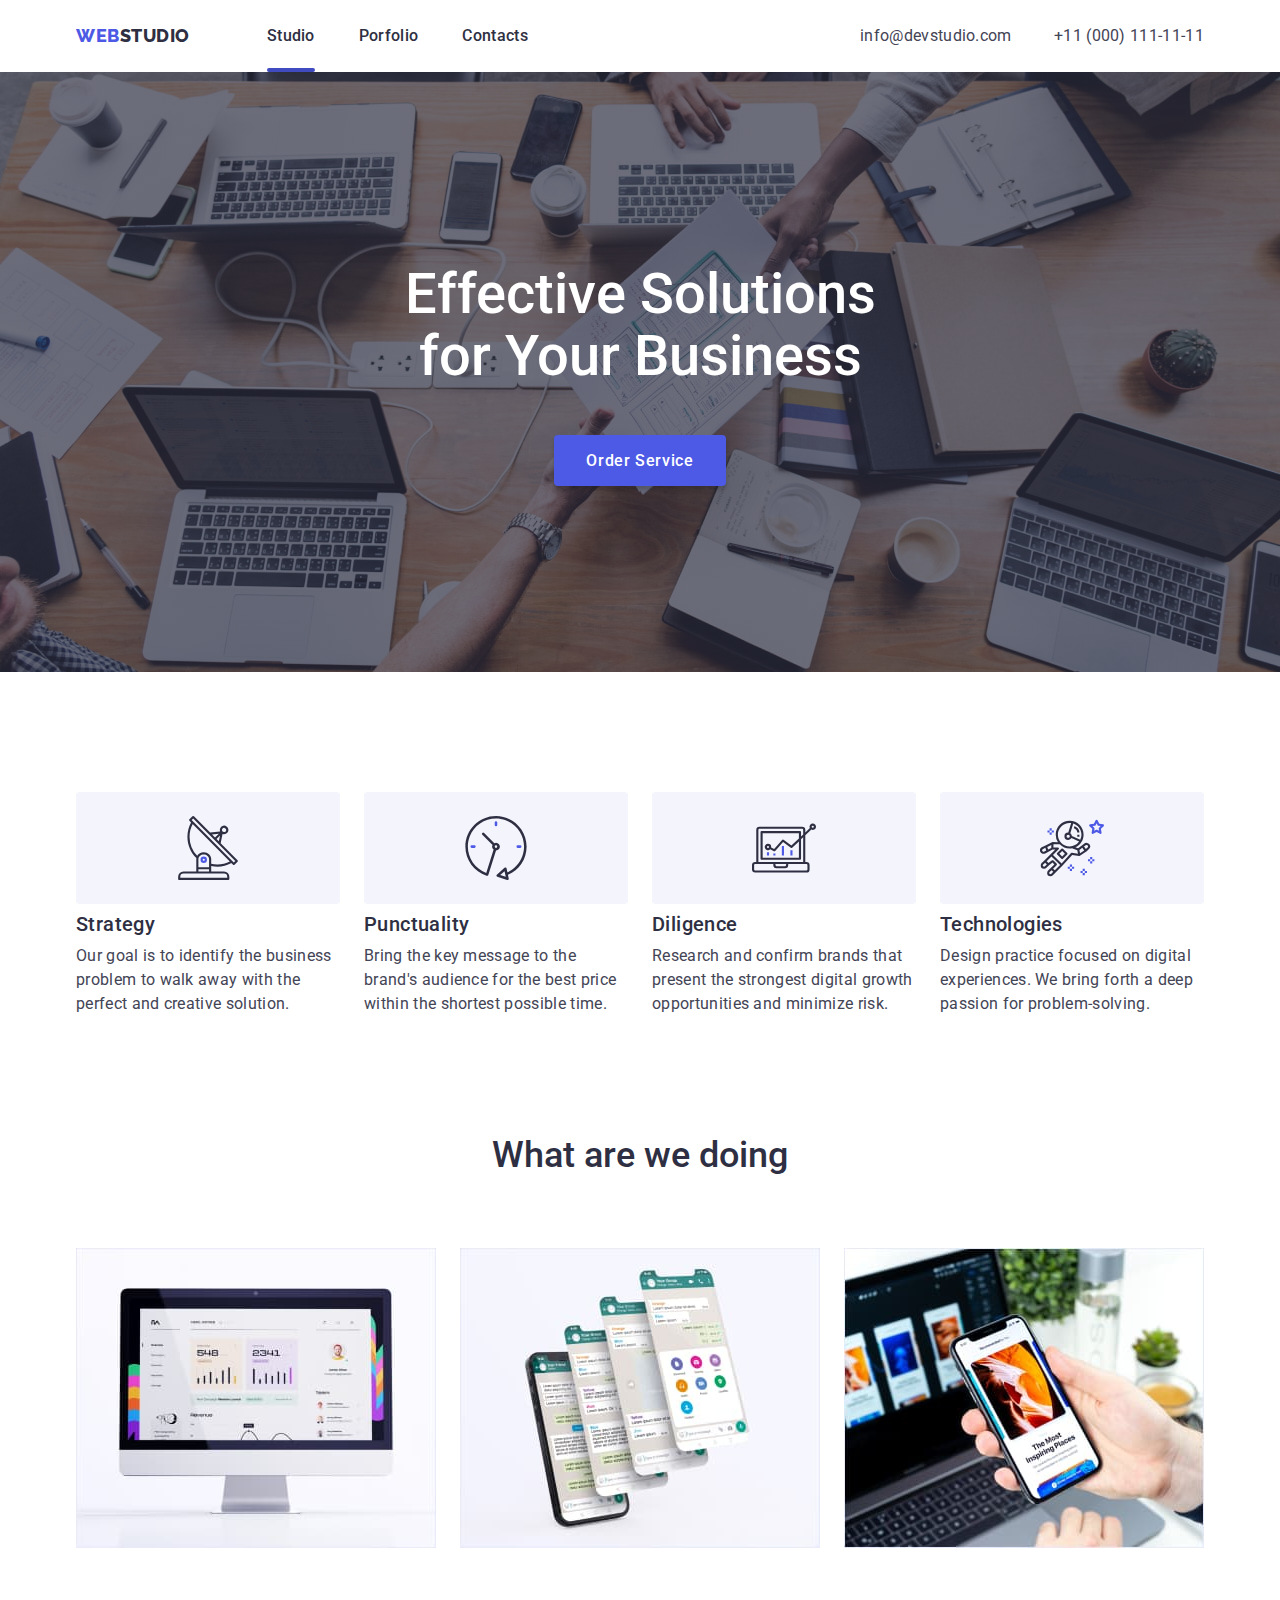
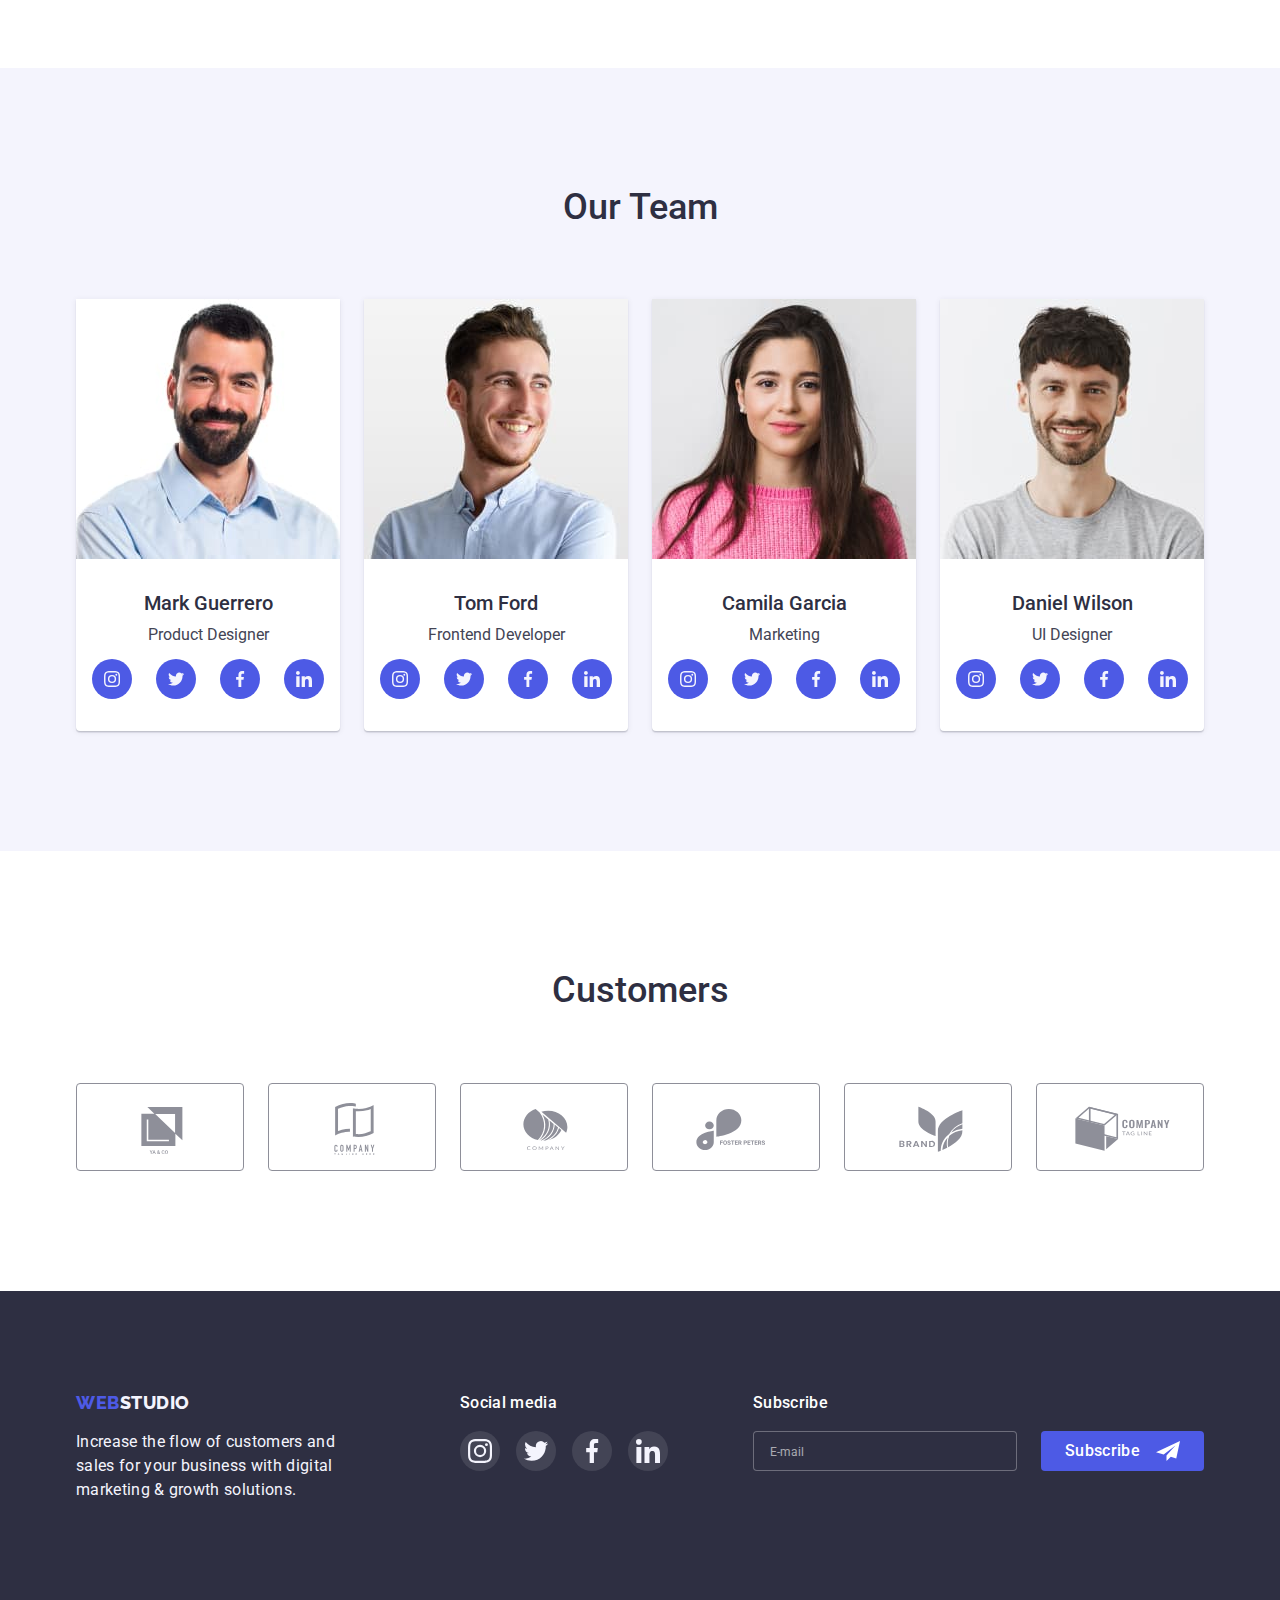
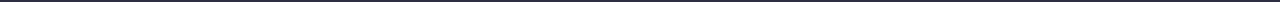
<file: index.html>
<!DOCTYPE html>
<html lang="en">
<head>
    <meta charset="UTF-8">
    <meta http-equiv="X-UA-Compatible" content="IE=edge">
    <meta name="viewport" content="width=device-width, initial-scale=1.0">
    <title>WebStudio</title>
    <link rel="preconnect" href="https://fonts.googleapis.com">
    <link rel="preconnect" href="https://fonts.gstatic.com" crossorigin>
    <link href="https://fonts.googleapis.com/css2?family=Raleway:wght@800&family=Roboto:wght@400;500&display=swap" rel="stylesheet">
    <link rel="stylesheet" href="https://cdnjs.cloudflare.com/ajax/libs/modern-normalize/1.1.0/modern-normalize.min.css">
    <link rel="stylesheet" href="./css/style.css">
</head>
<body>
    <header>
        <!-- Top line -->
        <div class="container top-line">
            <nav class="nav">
                <a href="./index.html" class="logo"><span class="logo-web">WEB</span><span class="logo-studio">STUDIO</span></a>
                    <!-- Menu nav -->
                <ul class="nav-links">
                    <li><a href="./index.html" class="nav-link current-page">Studio</a></li>
                    <li><a href="./porfolio.html" class="nav-link">Porfolio</a></li>
                    <li><a href="" class="nav-link">Contacts</a></li>
                </ul>
            </nav>
                <!-- Contacts -->
            <ul class="contacts">
                <li><a href="mailto:info@devstudio.com" class="contact">info@devstudio.com</a></li>
                <li><a href="tel:+110001111111" class="contact">+11 (000) 111-11-11</a></li>
            </ul>
        </div>
                <!-- Header -->
        <section class="background-header">
                <div class="container header">
                    <h1 class="header-title">
                        Effective Solutions for Your Business
                    </h1>
                    <button type="button" class="button" data-modal-open>Order Service</button>
                </div>
        </section>
    </header>
    <main>
        <!-- Section1 -->
        <section class="direction">
            <div class="container">
                <h2 class="hidden-title">Direction</h2>
                <ul class="direction-list">
                    <li>
                        <div class="bg-icon-direction">
                            <svg class="icon-direction">
                                <use href="./images/icons.svg#icon-antenna"></use>
                            </svg>
                        </div>
                        <h3 class="direction-list-title">Strategy</h3>
                        <p class="direction-text">
                            Our goal is to identify the business problem to walk away with the perfect and creative solution.
                        </p>
                    </li>
                    <li>
                        <div class="bg-icon-direction">
                            <svg class="icon-direction">
                                <use href="./images/icons.svg#icon-clock"></use>
                            </svg>
                        </div>
                        <h3 class="direction-list-title">Punctuality</h3>
                        <p class="direction-text">
                            Bring the key message to the brand's audience for the best price within the shortest possible time.
                        </p>
                    </li>
                    <li>
                        <div class="bg-icon-direction">
                            <svg class="icon-direction">
                                <use href="./images/icons.svg#icon-diagram"></use>
                            </svg>
                        </div>
                        <h3 class="direction-list-title">Diligence</h3>
                        <p class="direction-text">
                            Research and confirm brands that present the strongest digital growth opportunities and minimize risk.
                        </p>
                    </li>
                    <li>
                        <div class="bg-icon-direction">
                            <svg class="icon-direction">
                                <use href="./images/icons.svg#icon-astronaut"></use>
                            </svg>
                        </div>
                        <h3 class="direction-list-title">Technologies</h3>
                        <p class="direction-text">
                            Design practice focused on digital experiences. We bring forth a deep passion for problem-solving.
                        </p>
                    </li>
                </ul>
            </div>
        </section>
        <!-- Section2 -->
        <section>
            <div class="container skills">
                <h2 class="section-title">What are we doing</h2>
                <ul class="skills-img">
                    <li class="skill-img">
                        <img src="./images/img1.jpg" alt="statistics" width="360" height="300">
                    </li>
                    <li class="skill-img">
                        <img src="./images/img2.jpg" alt="support" width="360" height="300">
                    </li>
                    <li class="skill-img">
                        <img src="./images/img3.jpg" alt="adaptivity" width="360" height="300">
                    </li>
                </ul>
            </div>
        </section>
        <!-- Section3 -->
        <section class="cards-team">
            <div class="container">
                <h2 class="section-title">Our Team</h2>
                <ul class="card-list">
                    <li class="card">
                        <img src="./images/photo1.jpg" alt="Mark Guerrero" width="264" height="260">
                        <div class="card-content">
                            <h3 class="card-title">Mark Guerrero</h3>
                            <p class="card-text">Product Designer</p>
                            <ul class="card-links">
                                <li  class="card-link">
                                    <a href="">
                                        <svg class="icon-card">
                                            <use href="./images/icons.svg#icon-instagram"></use>
                                        </svg>
                                    </a>
                                </li>
                                <li class="card-link">
                                    <a href="">
                                        <svg class="icon-card">
                                            <use href="./images/icons.svg#icon-tviter"></use>
                                        </svg>
                                    </a>
                                </li>
                                <li class="card-link">
                                    <a href="">
                                        <svg class="icon-card">
                                            <use href="./images/icons.svg#icon-facebook"></use>
                                        </svg>
                                    </a>
                                </li>
                                <li class="card-link">
                                    <a href="">
                                        <svg class="icon-card">
                                            <use href="./images/icons.svg#icon-linkedin"></use>
                                        </svg>
                                    </a>
                                </li>
                            </ul>
                        </div>
                    </li>
                    <li class="card">
                        <img src="./images/photo2.jpg" alt="Tom Ford" width="264" height="260">
                        <div class="card-content">
                            <h3 class="card-title">Tom Ford</h3>
                            <p class="card-text">Frontend Developer</p>
                            <ul class="card-links">
                                <li  class="card-link">
                                    <a href="">
                                        <svg class="icon-card">
                                            <use href="./images/icons.svg#icon-instagram"></use>
                                        </svg>
                                    </a>
                                </li>
                                <li class="card-link">
                                    <a href="">
                                        <svg class="icon-card">
                                            <use href="./images/icons.svg#icon-tviter"></use>
                                        </svg>
                                    </a>
                                </li>
                                <li class="card-link">
                                    <a href="">
                                        <svg class="icon-card">
                                            <use href="./images/icons.svg#icon-facebook"></use>
                                        </svg>
                                    </a>
                                </li>
                                <li class="card-link">
                                    <a href="">
                                        <svg class="icon-card">
                                            <use href="./images/icons.svg#icon-linkedin"></use>
                                        </svg>
                                    </a>
                                </li>
                            </ul>
                        </div>
                    </li>
                    <li class="card">
                        <img src="./images/photo3.jpg" alt="Camila Garcia" width="264" height="260">
                        <div class="card-content">
                            <h3 class="card-title">Camila Garcia</h3>
                            <p class="card-text">Marketing</p>
                            <ul class="card-links">
                                <li  class="card-link">
                                    <a href="">
                                        <svg class="icon-card">
                                            <use href="./images/icons.svg#icon-instagram"></use>
                                        </svg>
                                    </a>
                                </li>
                                <li class="card-link">
                                    <a href="">
                                        <svg class="icon-card">
                                            <use href="./images/icons.svg#icon-tviter"></use>
                                        </svg>
                                    </a>
                                </li>
                                <li class="card-link">
                                    <a href="">
                                        <svg class="icon-card">
                                            <use href="./images/icons.svg#icon-facebook"></use>
                                        </svg>
                                    </a>
                                </li>
                                <li class="card-link">
                                    <a href="">
                                        <svg class="icon-card">
                                            <use href="./images/icons.svg#icon-linkedin"></use>
                                        </svg>
                                    </a>
                                </li>
                            </ul>
                        </div>
                    </li>
                    <li class="card">
                        <img src="./images/photo4.jpg" alt="Daniel Wilson" width="264" height="260">
                        <div class="card-content">
                            <h3 class="card-title">Daniel Wilson</h3>
                            <p class="card-text">UI Designer</p>
                            <ul class="card-links">
                                <li  class="card-link">
                                    <a href="">
                                        <svg class="icon-card">
                                            <use href="./images/icons.svg#icon-instagram"></use>
                                        </svg>
                                    </a>
                                </li>
                                <li class="card-link">
                                    <a href="">
                                        <svg class="icon-card">
                                            <use href="./images/icons.svg#icon-tviter"></use>
                                        </svg>
                                    </a>
                                </li>
                                <li class="card-link">
                                    <a href="">
                                        <svg class="icon-card">
                                            <use href="./images/icons.svg#icon-facebook"></use>
                                        </svg>
                                    </a>
                                </li>
                                <li class="card-link">
                                    <a href="">
                                        <svg class="icon-card">
                                            <use href="./images/icons.svg#icon-linkedin"></use>
                                        </svg>
                                    </a>
                                </li>
                            </ul>
                        </div>
                    </li>
                </ul>
            </div>
        </section>
        <!-- Section Customers -->
        <section class="container">
            <h2 class="section-title">Customers</h2>
            <ul class="customers">
                <li class="link-customers">
                    <a href="">
                        <svg class="icon-customers">
                            <use href="./images/icons.svg#icon-yaco"></use>
                        </svg>
                    </a>
                </li>
                <li class="link-customers">
                    <a href="">
                        <svg class="icon-customers">
                            <use href="./images/icons.svg#icon-tagline"></use>
                        </svg>
                    </a>
                </li>
                <li class="link-customers">
                    <a href="">
                        <svg class="icon-customers">
                            <use href="./images/icons.svg#icon-company"></use>
                        </svg>
                    </a>
                </li>
                <li class="link-customers">
                    <a href="">
                        <svg class="icon-customers">
                            <use href="./images/icons.svg#icon-forester"></use>
                        </svg>
                    </a>
                </li>
                <li class="link-customers">
                    <a href="">
                        <svg class="icon-customers">
                            <use href="./images/icons.svg#icon-brand"></use>
                        </svg>
                    </a>
                </li>
                <li class="link-customers">
                    <a href="">
                        <svg class="icon-customers">
                            <use href="./images/icons.svg#icon-company-tagline"></use>
                        </svg>
                    </a>
                </li>
            </ul>
        </section>
    </main>
    <footer>
        <div class="container footer">
            <div>
                <a href="./index.html"><span class="logo-web">WEB</span><span class="logo-studio-footer">STUDIO</span></a>
                <p class="footer-text">
                    Increase the flow of customers and sales for your business with digital marketing & growth solutions.
                </p>
            </div>
            <!-- Social media -->
            <div class="box-social">
                <h3 class="title-social">
                    Social media
                </h3>
                <ul class="social-links">
                    <li class="social-link">
                        <a href="">
                            <svg class="icon-social">
                                <use href="./images/icons.svg#icon-instagram"></use>
                            </svg>
                        </a>
                    </li>
                    <li class="social-link">
                        <a href="">
                            <svg class="icon-social">
                                <use href="./images/icons.svg#icon-tviter"></use>
                            </svg>
                        </a>
                    </li>
                    <li class="social-link">
                        <a href="">
                            <svg class="icon-social">
                                <use href="./images/icons.svg#icon-facebook"></use>
                            </svg>
                        </a>
                    </li>
                    <li class="social-link">
                        <a href="">
                            <svg class="icon-social">
                                <use href="./images/icons.svg#icon-linkedin"></use>
                            </svg>
                        </a>
                    </li>
                </ul>
            </div>
            <!-- Subscribe -->
            <form name="subscribe" class="form-subscribe">
                <label for="subscribe">
                    <h3 class="title-subscribe">Subscribe</h3>
                </label>
                <div class="input-buttom">
                    <input type="email" name="email" id="subscribe" class="mail-input" placeholder="E-mail" required>
                    <button type="submit" class="button-subscribe">
                        Subscribe
                        <svg class="icon-subscribe">
                            <use href="./images/icons.svg#icon-subscrbe"></use>
                        </svg>
                    </button>
                </div>
            </form>
        </div>       
    </footer>
    <!-- Modal page -->
    <div class="modal-bg is-hidden" data-modal>
        <div class="modal-page">
            <button class="button-close" data-modal-close>
                <svg class="button-ico">
                    <use href="./images/icons.svg#icon-close"></use>
                </svg>
            </button>
            <form name="order-service" class="form-modal">
                <p class="title-modal">Leave your contacts and we will call you back</p>
                <label class="form-field">
                    <span class="title-form">
                        Name
                    </span>
                    <input type="text" name="name" class="form-input" required>
                    <svg class="input-ico user-ico">
                        <use href="./images/icons.svg#icon-user"></use>
                    </svg>
                </label>
                <label class="form-field">
                    <span class="title-form">
                        Phone
                    </span>
                    <input type="tel" name="phone" class="form-input" required>
                    <svg class="input-ico phone-ico">
                        <use href="./images/icons.svg#icon-phone"></use>
                    </svg>
                </label>
                <label class="form-field">
                    <span class="title-form">
                        Email
                    </span>
                    <input type="email" name="email" class="form-input" required>
                    <svg class="input-ico email-ico">
                        <use href="./images/icons.svg#icon-email"></use>
                    </svg>
                </label>
                <label class="form-field">
                    <span class="title-form">
                        Comment
                    </span>
                    <textarea name="comment" id="user-comment" rows="4" placeholder="Text input" class="form-textarea"></textarea>
                </label>                
                <label class="privacy">
                    <input type="checkbox" name="privacy-policy" value="privacy-policy" class="privacy-policy-checkbox"
                        required>
                    <span class="privacy-policy">
                        <svg class="icon-check">
                            <use href="./images/icons.svg#icon-check"></use>
                        </svg>
                    </span>
                    <span class="privacy-policy-text">
                        I accept the terms and conditions of the
                        <a href="" class="link-privacy-policy">
                                Privacy Policy
                        </a>
                    </span>
                </label>
               <button type="submit" class="button-send">Send</button>               
            </form>
        </div>
    </div>
    <script src="./js/modal.js"></script>
</body>
</html>
</file>
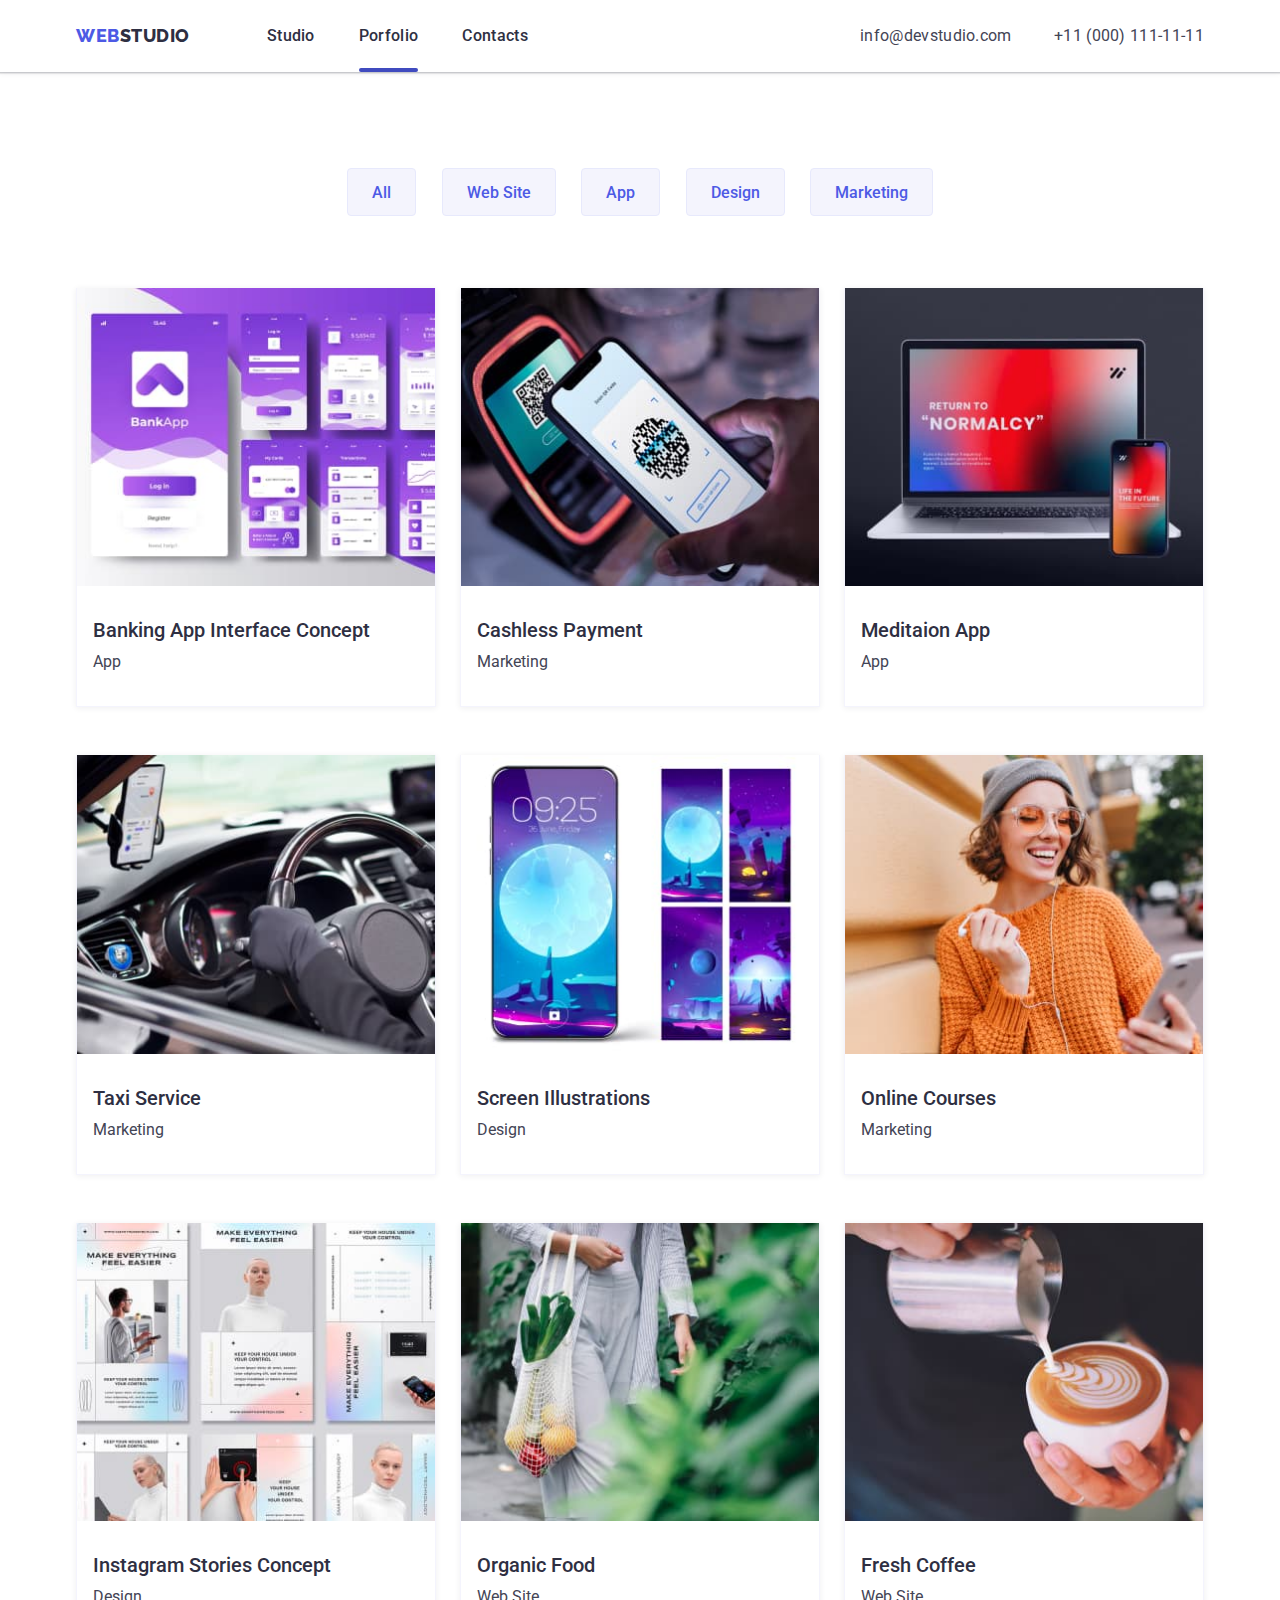
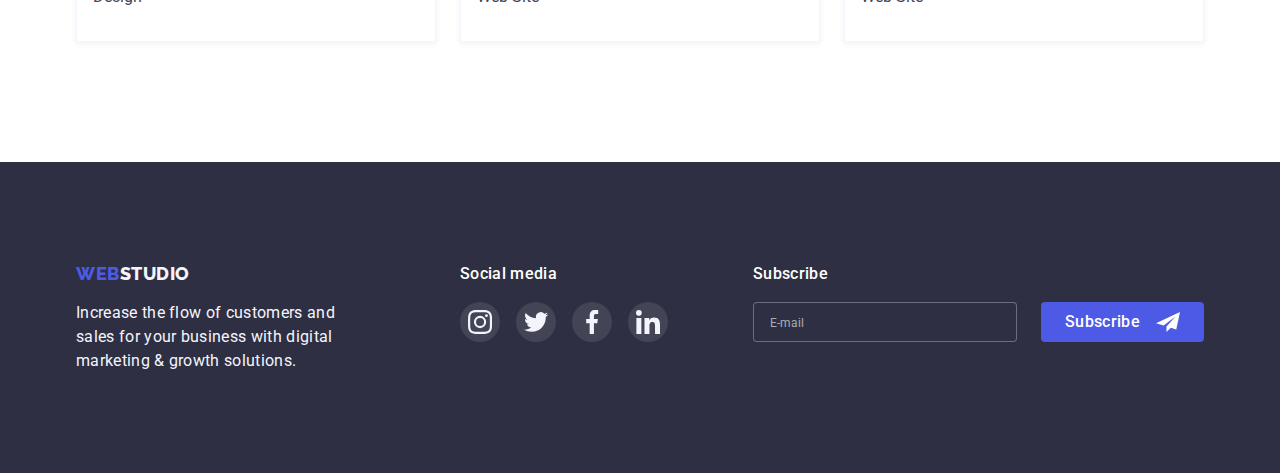
<file: porfolio.html>
<!DOCTYPE html>
<html lang="en">
<head>
    <meta charset="UTF-8">
    <meta http-equiv="X-UA-Compatible" content="IE=edge">
    <meta name="viewport" content="width=device-width, initial-scale=1.0">
    <title>WebStudio</title>
    <link rel="preconnect" href="https://fonts.googleapis.com">
    <link rel="preconnect" href="https://fonts.gstatic.com" crossorigin>
    <link href="https://fonts.googleapis.com/css2?family=Raleway:wght@800&family=Roboto:wght@400;500&display=swap"
        rel="stylesheet">
    <link rel="stylesheet" href="https://cdnjs.cloudflare.com/ajax/libs/modern-normalize/1.1.0/modern-normalize.min.css">
    <link rel="stylesheet" href="./css/style.css">
</head>
<body>
    <header class="top-line-bg">
        <!-- Top line -->
        <div class="main-header">
            <div class="container top-line">
                <nav class="nav">
                    <a href="./index.html" class="logo"><span class="logo-web">WEB</span><span class="logo-studio">STUDIO</span></a>
                    <!-- Menu nav -->
                    <ul class="nav-links">
                        <li><a href="./index.html" class="nav-link">Studio</a></li>
                        <li><a href="./porfolio.html" class="nav-link current-page">Porfolio</a></li>
                        <li><a href="" class="nav-link">Contacts</a></li>
                    </ul>
                </nav>
                <!-- Contacts -->
                <ul class="contacts">
                    <li><a href="mailto:info@devstudio.com" class="contact">info@devstudio.com</a></li>
                    <li><a href="tel:+110001111111" class="contact">+11 (000) 111-11-11</a></li>
                </ul>
            </div>
        </div>
    </header>
    <main>
        <h1 class="hidden-title">Our projects</h1>
    <!-- Filters -->
        <div class="container filter">
            <ul class="filter-buttons">
                <li>
                    <button type="button" class="filter-button">All</button>
                </li>
                <li>
                    <button type="button" class="filter-button">Web Site</button>
                </li>
                <li>
                    <button type="button" class="filter-button">App</button>
                </li>
                <li>
                    <button type="button" class="filter-button">Design</button>
                </li>
                <li>
                    <button type="button" class="filter-button">Marketing</button>
                </li>
            </ul>
        </div>
        <!-- Project cards -->
        <div class="container project-cards">
            <ul class="project-cards-list">
                <li class="project-card">
                    <a href="">
                        <div class="project-tumb">
                            <img src="./images/banking-app-interface-concept.jpg" alt="Banking App Interface Concept" width="360">
                            <p class="card-hidden-text">14 Stylish and User-Friendly App Design Concepts · Task Manager App · Calorie
                                Tracker App · Exotic Fruit Ecommerce App ·
                                Cloud Storage App</p>
                        </div>
                        <div class="card-content">
                            <h2 class="card-title">Banking App Interface Concept</h2>
                            <p class="card-text">App</p>
                        </div>
                    </a>
                </li>
                <li class="project-card">
                    <a href="">
                        <div class="project-tumb">
                            <img src="./images/cashless-payment.jpg" alt="Cashless Payment" width="360">
                            <p class="card-hidden-text">14 Stylish and User-Friendly App Design Concepts · Task Manager App · Calorie
                                Tracker App · Exotic Fruit Ecommerce App ·
                                Cloud Storage App</p>
                        </div>
                        <div class="card-content">
                            <h2 class="card-title">Cashless Payment</h2>
                            <p class="card-text">Marketing</p>
                        </div>
                    </a>
                </li>
                <li class="project-card">
                    <a href="">
                        <div class="project-tumb">
                            <img src="./images/meditaion-app.jpg" alt="Meditaion App" width="360">
                            <p class="card-hidden-text">14 Stylish and User-Friendly App Design Concepts · Task Manager App · Calorie
                                Tracker App · Exotic Fruit Ecommerce App ·
                                Cloud Storage App</p>
                        </div>
                        <div class="card-content">
                            <h2 class="card-title">Meditaion App</h2>
                            <p class="card-text">App</p>                            
                        </div>
                    </a>
                </li>
                <li class="project-card">
                    <a href="">
                        <div class="project-tumb">
                            <img src="./images/taxi-service.jpg" alt="Taxi Service" width="360">
                            <p class="card-hidden-text">14 Stylish and User-Friendly App Design Concepts · Task Manager App · Calorie
                                Tracker App · Exotic Fruit Ecommerce App ·
                                Cloud Storage App</p>
                        </div>
                        <div class="card-content">
                            <h2 class="card-title">Taxi Service</h2>
                            <p class="card-text">Marketing</p>                            
                        </div>
                    </a>
                </li>
                <li class="project-card">
                    <a href="">
                        <div class="project-tumb">
                            <img src="./images/screen-illustrations.jpg" alt="Screen Illustrations" width="360">
                            <p class="card-hidden-text">14 Stylish and User-Friendly App Design Concepts · Task Manager App · Calorie
                                Tracker App · Exotic Fruit Ecommerce App ·
                                Cloud Storage App</p>
                        </div>
                        <div class="card-content">
                            <h2 class="card-title">Screen Illustrations</h2>
                            <p class="card-text">Design</p>                            
                        </div>
                    </a>
                </li>
                <li class="project-card">
                    <a href="">
                        <div class="project-tumb">
                            <img src="./images/online-courses.jpg" alt="Online Courses" width="360">
                            <p class="card-hidden-text">14 Stylish and User-Friendly App Design Concepts · Task Manager App · Calorie
                                Tracker App · Exotic Fruit Ecommerce App ·
                                Cloud Storage App</p>
                        </div>
                        <div class="card-content">
                            <h2 class="card-title">Online Courses</h2>
                            <p class="card-text">Marketing</p>                            
                        </div>
                    </a>
                </li>
                <li class="project-card">
                    <a href="">
                        <div class="project-tumb">
                            <img src="./images/instagram-stories-concept.jpg" alt="Instagram Stories Concept" width="360">
                            <p class="card-hidden-text">14 Stylish and User-Friendly App Design Concepts · Task Manager App · Calorie
                                Tracker App · Exotic Fruit Ecommerce App ·
                                Cloud Storage App</p>
                        </div>
                        <div class="card-content">
                            <h2 class="card-title">Instagram Stories Concept</h2>
                            <p class="card-text">Design</p>                            
                        </div>
                    </a>
                </li>
                <li class="project-card">
                    <a href="">
                        <div class="project-tumb">
                            <img src="./images/organic-food.jpg" alt="Organic Food" width="360">
                            <p class="card-hidden-text">14 Stylish and User-Friendly App Design Concepts · Task Manager App · Calorie
                                Tracker App · Exotic Fruit Ecommerce App ·
                                Cloud Storage App</p>
                        </div>
                            <div class="card-content">
                            <h2 class="card-title">Organic Food</h2>
                            <p class="card-text">Web Site</p>
                        </div>
                    </a>
                </li>
                <li class="project-card">
                    <a href="">
                        <div class="project-tumb">
                            <img src="./images/fresh-coffee.jpg" alt="Fresh Coffee" width="360">
                            <p class="card-hidden-text">14 Stylish and User-Friendly App Design Concepts · Task Manager App · Calorie
                                Tracker App · Exotic Fruit Ecommerce App ·
                                Cloud Storage App</p>
                        </div>
                        <div class="card-content">
                            <h2 class="card-title">Fresh Coffee</h2>
                            <p class="card-text">Web Site</p>
                        </div>
                    </a>
                </li>
            </ul>
        </div>
    </main>
    <footer>
        <div class="container footer">
            <div>
                <a href="./index.html"><span class="logo-web">WEB</span><span class="logo-studio-footer">STUDIO</span></a>
                <p class="footer-text">
                    Increase the flow of customers and sales for your business with digital marketing & growth solutions.
                </p>
            </div>
            <!-- Social media -->
            <div class="box-social">
                <h3 class="title-social">
                    Social media
                </h3>
                <ul class="social-links">
                    <li class="social-link">
                        <a href="">
                            <svg class="icon-social">
                                <use href="./images/icons.svg#icon-instagram"></use>
                            </svg>
                        </a>
                    </li>
                    <li class="social-link">
                        <a href="">
                            <svg class="icon-social">
                                <use href="./images/icons.svg#icon-tviter"></use>
                            </svg>
                        </a>
                    </li>
                    <li class="social-link">
                        <a href="">
                            <svg class="icon-social">
                                <use href="./images/icons.svg#icon-facebook"></use>
                            </svg>
                        </a>
                    </li>
                    <li class="social-link">
                        <a href="">
                            <svg class="icon-social">
                                <use href="./images/icons.svg#icon-linkedin"></use>
                            </svg>
                        </a>
                    </li>
                </ul>
            </div>
            <!-- Subscribe -->
            <form name="subscribe" class="form-subscribe">
                <label for="subscribe">
                    <h3 class="title-subscribe">Subscribe</h3>
                </label>
                <div class="input-buttom">
                    <input type="email" name="email" id="subscribe" class="mail-input" placeholder="E-mail" required>
                    <button type="submit" class="button-subscribe">
                        Subscribe
                        <svg class="icon-subscribe">
                            <use href="./images/icons.svg#icon-subscrbe"></use>
                        </svg>
                    </button>
                </div>
            </form>
        </div>
    </footer>
</body>
</html>
</file>
<file: css/style.css>
html {
    box-sizing: border-box;
}

*,
*::before,
*::after {
    box-sizing: border-box  ;
}

body {
    font-family: 'Roboto', sans-serif;
    list-style: none;
}

:root {
    --ocean-color: #404BBF;
    --primary-brand: #4D5AE5;
    --caption-color: #2E2F42;
    --text-color: #434455;
    --light-color: #F4F4FD;
    --light-slate-color: #8E8F99;
    --cornflower-color: #E7E9FC;
}

a {
    text-decoration: none;
    display: block;
}


ul, li {
    list-style: none;
    margin: 0;
    padding: 0;
}

img {
    display: block;
    max-width: 100%;
    height: auto;
}

.hidden-title {
    position: absolute;
    width: 1px;
    height: 1px;
    margin: -1px;
    border: 0;
    padding: 0;
    white-space: nowrap;
    clip-path: inset(100%);
    clip: rect(0 0 0 0);
    overflow: hidden;
}

.container {
    width: 1158px;
    padding: 120px 15px;
    margin-left: auto;
    margin-right: auto;
}

/* Logo */
.logo {
    padding-top: 24px;
    padding-bottom: 24px;
}
.logo-web {
    display: inline-block;
    align-items: center;
    font-family: Raleway;
    font-weight: 800;
    font-size: 18px;
    line-height: 1.3;
    letter-spacing: 0.03em;
    text-transform: uppercase;
    color: var(--primary-brand);
    padding: 0;    
}

.logo-studio {
    align-items: center;
    display: inline-block;
    font-family: Raleway;
    font-weight: 800;
    font-size: 18px;
    line-height: 1.3;
    letter-spacing: 0.03em;
    text-transform: uppercase;
    color: var(--caption-color);
    margin-right: 77px;
    padding: 0;
}

/* Nav */

.top-line {
    display: flex;
    justify-content: space-between;
    padding-top: 0;
    padding-bottom: 0;
}
.top-line-bg {
    display: block;
    max-width: 1440px;
    margin-left: auto;
    margin-right: auto;
    box-shadow: 0px 2px 1px rgba(46, 47, 66, 0.08), 0px 1px 1px rgba(46, 47, 66, 0.16), 0px 1px 6px rgba(46, 47, 66, 0.08);
}
.nav {
    display: flex;
}
.nav-links {
    align-items: center;
    display: block;
    list-style: none;
    width: 261px;
    display: flex;
    justify-content: space-between;
}

.nav-link {
    text-decoration: none;
    font-weight: 500;
    font-size: 16px;
    line-height: 1.5;
    letter-spacing: 0.02em;
    color: var(--caption-color);
    padding-top: 24px;
    padding-bottom: 24px;
    content: '';
    position: relative;

    transition-property: color;
    transition-duration: 250ms;
    transition-timing-function: cubic-bezier(0.4, 0, 0.2, 1);
}
.nav-link:hover, .nav-link:focus {
    color: var(--ocean-color);
}
.nav-link:active {
    color: var(--ocean-color);
}

.current-page::after {
    content: '';
    position: absolute;
    background-color: var(--ocean-color);
    width: 100%;
    height: 4px;
    left: 0;
    bottom: 0;
    border-radius: 2px;
    display: block;
}

/* Contacts */

.contacts {
    display: flex;
    width: 344px;
    justify-content: space-between;
}
.contact {
    display: block;
    font-weight: 400;
    font-size: 16px;
    line-height: 1.5;
    letter-spacing: 0.02em;
    color: var(--text-color);
    padding-top: 24px;
    padding-bottom: 24px;

    transition-property: color;
    transition-duration: 250ms;
    transition-timing-function: cubic-bezier(0.4, 0, 0.2, 1);
}
.contact:hover,
.contact:focus {
    color: var(--ocean-color);
}
.contact:active {
    color: var(--ocean-color);
}

/* Header */

.background-header {
    background-color: var(--caption-color);
    height: 600px;
    max-width: 1440px;
    margin-left: auto;
    margin-right: auto;
    background-image: 
    linear-gradient(rgba(46, 47, 66, 0.7), rgba(46, 47, 66, 0.7)),
    url(../images/head.jpg);
    background-repeat: no-repeat;
    background-position: center;
    background-size: cover;
}
.header {
    text-align: center;
    padding-top: 192px;
    padding-bottom: 192px;
}
.header-title {
    font-weight: 500;
    font-size: 56px;
    line-height: 1.1;
    color: #ffffff;
    margin-top: 0;
    margin-bottom: 48px;
    width: 492px;
    margin-left: auto;
    margin-right: auto;
}
.button {
    background-color: var(--primary-brand);
    font-weight: 500;
    font-size: 16px;
    line-height: 1.2;
    letter-spacing: 0.04em;
    padding: 16px 32px;
    color: #ffffff;
    cursor: pointer;
    box-shadow: 0px 4px 4px rgba(0, 0, 0, 0.15);
    border-radius: 4px;
    border: var(--primary-brand);

    transition-property: background-color;
    transition-duration: 250ms;
    transition-timing-function: cubic-bezier(0.4, 0, 0.2, 1);
}
.button:hover,
.button:focus {
    background-color: var(--ocean-color);
}

/* Section 1 */

.bg-icon-direction {
    display: flex;
    justify-content: center;
    align-items: center;
    width: 264px;
    height: 112px;
    background: var(--light-color);
    border-radius: 4px;
    margin-bottom: 8px;
}
.icon-direction {
    width: 64px;
    height: 64px;
}
.direction-list {
    display: flex;
    justify-content: space-between;
}
.direction-list-title {
    font-weight: 500;
    font-size: 20px;
    line-height: 1.2;
    letter-spacing: 0.02em;
    color: var(--caption-color);
    margin-top: 0;
    margin-bottom: 8px;
}
.direction-text {
    font-weight: 400;
    font-size: 16px;
    line-height: 1.5;
    letter-spacing: 0.02em;
    color: var(--text-color);
    margin: 0;
    width: 264px;
}

/* Section2 */

.skills {
    padding-top: 0px;
}
.section-title {
    margin: 0;
    margin-bottom: 72px;
    font-weight: 500;
    font-size: 36px;
    line-height: 1.1;
    color: var(--caption-color);
    text-align: center;
}
.skills-img {
    display: flex;
}
.skill-img {
    margin-right: 24px;
}
.skill-img:nth-child(3) {
    margin: 0;
}

/* Section3 */

.cards-team  {
    background-color: var(--light-color);
    text-align: center;
    margin-left: auto;
    margin-right: auto;
}
.card-list  {
    display: flex;
    justify-content: space-between;
}
.card {
    background: #FFFFFF;
    box-shadow: 0px 1px 6px rgba(46, 47, 66, 0.08), 0px 1px 1px rgba(46, 47, 66, 0.16), 0px 2px 1px rgba(46, 47, 66, 0.08);
    border-radius: 0px 0px 4px 4px;
}
.card-title {
    font-weight: 500;
    font-size: 20px;
    line-height: 1.2;
    color: var(--caption-color);
    margin: 0;
    margin-bottom: 8px;
    padding: 0;
}
.card-text {
    font-size: 16px;
    line-height: 1.5;
    color: var(--text-color);
    margin: 0;
    padding: 0;
}
.card-links {
    display: flex;
    justify-content: center;
    margin-top: 12px;
    width: 100%;
    height: 100%;
}
.card-link {
    display: flex;
    justify-content: center;
    align-items: center;
    width: 40px;
    height: 40px;
    margin-right: 24px;
    background-color: var(--primary-brand);
    border-radius: 50%;

    transition-property: background-color;
    transition-duration: 250ms;
    transition-timing-function: cubic-bezier(0.4, 0, 0.2, 1);
}
.card-link:hover,
.card-link:focus {
    background-color: var(--ocean-color);
}
.card-link:nth-child(4n) {
    margin-right: 0;
}
.card-link a {
    width: 16px;
    height: 16px;
}
.icon-card {
    width: 16px;
    height: 16px;
    fill: var(--light-color);
}

/* Section Customers */

.customers {
    display: flex;
    justify-content:space-between;
    height: 88px;
}
.icon-customers {
    box-sizing: content-box;
    padding: 16px 32px;
    width: 104px;
    height: 56px;
    fill: #8E8F99;

    transition-property: fill;
    transition-duration: 250ms;
    transition-timing-function: cubic-bezier(0.4, 0, 0.2, 1);
}
.link-customers a {
    display: inline-block;
    width: auto;
    height: auto;
    box-sizing: border-box;
    border: 1px solid #8E8F99;
    border-radius: 4px;
    width: 168px;
    height: 88px;

    transition-property: border;
    transition-duration: 250ms;
    transition-timing-function: cubic-bezier(0.4, 0, 0.2, 1);
}
.link-customers a:hover,
.link-customers a:focus {
    border: 1px solid var(--ocean-color);
}
.icon-customers:hover,
.icon-customers:focus {
    fill: var(--ocean-color);
}


/* Footer */

footer {
    background-color: var(--caption-color);
    margin-left: auto;
    margin-right: auto;
}
.footer {
    position: relative;
    display: flex;
    justify-content: start;
    padding-top: 100px;
    padding-bottom: 100px;
}
.logo-studio-footer {
    font-family: Raleway;
    font-weight: 800;
    font-size: 18px;
    line-height: 1.3;
    letter-spacing: 0.03em;
    text-transform: uppercase;
    color: var(--light-color);
}
.footer-text{
    font-size: 16px;
    line-height: 1.5;
    letter-spacing: 0.02em;
    color: var(--light-color);
    margin-top: 16px;
    margin-bottom: 0;
    width: 264px;
}
.box-social {
    margin-left: 120px;
    height: 80px;
}
.title-social  {
    font-weight: 500;
    font-size: 16px;
    line-height: 1.5;
    letter-spacing: 0.02em;
    color: #FFFFFF;
    margin-top: 0;
    margin-bottom: 16px;
}
.social-links {
    display: flex;
}
.social-link {
    width: 40px;
    height: 40px;
    padding: 8px;
    margin-right: 16px;
    background: rgba(255, 255, 255, 0.1);
    border-radius: 50%;

    transition-property: background-color;
    transition-duration: 250ms;
    transition-timing-function: cubic-bezier(0.4, 0, 0.2, 1);
}
.social-link:nth-child(4) {
    margin-right: 0;
}
.social-link:hover,
.social-link:focus {
    background: #31D0AA;
}
.icon-social {
    width: 24px;
    height: 24px;
    fill: var(--light-color);
}

/* Subscribe */

.form-subscribe {
    position: absolute;
    top: 100px;
    right: 15px;
}
.title-subscribe {
    font-weight: 500;
    font-size: 16px;
    line-height: 1.5;
    letter-spacing: 0.02em;
    color: #FFFFFF;
    margin-top: 0;
    margin-bottom: 16px;
}
.input-buttom {
    display: flex;
    justify-content: center;
}
.mail-input{
    outline: none;
    justify-content: center;
    display: inline-block;
    height: 40px;
    width: 264px;
    border: 1px solid rgba(255, 255, 255, 0.3);
    border-radius: 4px;
    background-color: var(--caption-color);
    padding: 8px 16px;

    transition-property: border-color;
    transition-duration: 250ms;
    transition-timing-function: cubic-bezier(0.4, 0, 0.2, 1);
}
.mail-input:focus {
    border-color: var(--primary-brand);
    color: rgba(255, 255, 255, 0.6);
}
.mail-input:hover {
    border-color: var(--ocean-color);
}
.mail-input::placeholder {
    font-weight: 400;
    font-size: 12px;
    line-height: 2;
    color: rgba(255, 255, 255, 0.6);
}
.button-subscribe {
    display: flex;
    margin-left: 24px;
    height: 40px;
    padding: 8px 24px;
    font-weight: 500;
    font-size: 16px;
    line-height: 1.5;
    letter-spacing: 0.02em;
    color: #FFFFFF;
    background-color: var(--primary-brand);
    cursor: pointer;
    border-radius: 4px;
    border: none;
    
    transition-property: background-color;
    transition-duration: 250ms;
    transition-timing-function: cubic-bezier(0.4, 0, 0.2, 1);
}
.button-subscribe:hover,
.button-subscribe:focus {
    background-color: var(--ocean-color);
}

.icon-subscribe {
    width: 24px;
    height: 24px;
    margin-left: 16px;
    align-items: center;
    fill: #FFFFFF;
}

/* Modal page */

.modal-bg {
    position: fixed;
    top: 0;
    left: 0;
    width: 100%;
    height: 100%;
    background: rgba(46, 47, 66, 0.4);

    opacity: 1;
    transition-property: opacity visibility;
    transition-duration: 250ms;
    transition-timing-function: cubic-bezier(0.4, 0, 0.2, 1);
}
.modal-bg.is-hidden {
    visibility: hidden;
    opacity: 0;
    pointer-events: none;
}
.modal-bg.is-hidden .modal-page {
    transform: translate(-50%, -50%) scale(2);
}
.modal-page {
    position: absolute;
    height: 576px;
    width: 408px;
    top: 50%;
    left: 50%;
    transform: translate(-50%, -50%) scale(1);
    background: #FCFCFC;
    box-shadow: 0px 1px 1px rgba(0, 0, 0, 0.14), 0px 1px 3px rgba(0, 0, 0, 0.12), 0px 2px 1px rgba(0, 0, 0, 0.2);
    border-radius: 4px;

    transition-property: transform visibility;
    transition-duration: 250ms;
    transition-timing-function: cubic-bezier(0.4, 0, 0.2, 1);
}
.button-close {
    position: absolute;
    width: 24px;
    height: 24px;
    border-radius: 50%;
    background: var(--cornflower-color);
    border: 1px solid rgba(0, 0, 0, 0.1);
    top: 24px;
    right: 24px;

    transition-property: background;
    transition-duration: 250ms;
    transition-timing-function: cubic-bezier(0.4, 0, 0.2, 1);
}
.button-close:hover,
.button-close:focus {
    cursor: pointer;
    background: var(--ocean-color);
    fill: #ffffff;
}
.button-ico {
    position: absolute;
    width: 8px;
    height: 8px;
    top: 50%;
    left: 50%;
    transform: translate(-50%, -50%);
    fill: 000000;

    transition-property: background;
    transition-duration: 250ms;
    transition-timing-function: cubic-bezier(0.4, 0, 0.2, 1);
}

/* Form Modal */

.form-modal {
    padding: 72px 24px 24px 24px;
    margin-left: auto;
    margin-right: auto;
}
.form-field {
    position: relative;
    display: flex;
    flex-direction: column;
    margin-bottom: 8px;
}
.form-field:nth-child(5) {
    margin-bottom: 16px;
}
.title-form {
    color: #8E8F99;
    font-weight: 400;
    font-size: 12px;
    line-height: 1.17;
    margin-bottom: 4px;
}
.form-input {
    height: 40px;
    padding: 11px 11px 11px 34px;
    border: 1px solid rgba(33, 33, 33, 0.2);
    border-radius: 4px;
    outline: none;

    transition-property: border-color;
    transition-duration: 250ms;
    transition-timing-function: cubic-bezier(0.4, 0, 0.2, 1);
}
.form-input:focus {
    border-color: var(--primary-brand);
}
.form-input:focus + .input-ico {
    fill: var(--primary-brand);
}
.input-ico {
    position: absolute;
    bottom: 14px;
    left: 19px;
    fill: #2E2F42;

    transition-property: fill;
    transition-duration: 250ms;
    transition-timing-function: cubic-bezier(0.4, 0, 0.2, 1);
}
.user-ico {
    width: 12px;
    height: 12px;
}
.phone-ico {
    width: 13px;
    height: 13px;
}
.email-ico {
    width: 15px;
    height: 12px;
}
.form-textarea {
    resize: none;
    height: 120px;
    padding: 8px 16px;
    border: 1px solid rgba(33, 33, 33, 0.2);
    border-radius: 4px;
    outline: none;

    transition-property: border-color;
    transition-duration: 250ms;
    transition-timing-function: cubic-bezier(0.4, 0, 0.2, 1);
}
.form-textarea:focus {
    border-color: var(--primary-brand);
}
.form-textarea::placeholder {
    font-weight: 400;
    font-size: 12px;
    line-height: 1.17;
    color: rgba(117, 117, 117, 0.5);
}
.title-modal {
    text-align: center;
    color: var(--caption-color);
    font-weight: 500;
    font-size: 16px;
    line-height: 1.5;
    margin: 0;
    margin-bottom: 16px;
}   
/* privacy-policy */
.privacy {
    position: relative;
    display: flex;
}
.privacy-policy-checkbox {
    /* -webkit-appearance: none;
    -moz-appearance: none;
    appearance: none; */
    position: absolute;
    width: 1px;
    height: 1px;
    margin: -1px;
    border: 0;
    padding: 0;
    clip: rect(0 0 0 0);
    overflow: hidden;
}
.privacy-policy-text {
    display: inline;
    position: relative;
    align-items: center;
    font-weight: 400;
    font-size: 12px;
    line-height: 1.3;
    color: #757575;
    padding-left: 24px;
    cursor: pointer;
}
.link-privacy-policy {
    display: inline-block;
    color: var(--primary-brand);
}
.privacy-policy::before {
    position: absolute;
    content: '';
    left: 0;
    display: inline-block;
    align-items: center;
    width: 16px;
    height: 16px;
    border: 1.25px solid #2E2F42;
    border-radius: 2px;
    cursor: pointer;
    
    transition-property: border-color background-color;
    transition-duration: 250ms;
    transition-timing-function: cubic-bezier(0.4, 0, 0.2, 1);
}
.icon-check {
    position: absolute;
    width: 10px;
    height: 8px;
    top: 4px;
    left: 3px;
    opacity: 0;
    fill: var(--light-color);
    cursor: pointer;

    transition-property: opacity;
    transition-duration: 250ms;
    transition-timing-function: cubic-bezier(0.4, 0, 0.2, 1);
}
.privacy-policy-checkbox:checked + .privacy-policy::before {
    background-color: var(--ocean-color);
    border-color: var(--ocean-color);
    opacity: 1;
}
.privacy-policy-checkbox:checked + * .icon-check {
    opacity: 1;
}
.button-send {
    display: block;
    margin-top: 24px;
    margin-left: auto;
    margin-right: auto;
    min-width: 170px;
    background-color: var(--primary-brand);
    font-weight: 500;
    font-size: 16px;
    line-height: 1.2;
    letter-spacing: 0.04em;
    padding: 16px 32px;
    color: #ffffff;
    cursor: pointer;
    box-shadow: 0px 4px 4px rgba(0, 0, 0, 0.15);
    border-radius: 4px;
    border: var(--primary-brand);
    
    transition-property: background-color;
    transition-duration: 250ms;
    transition-timing-function: cubic-bezier(0.4, 0, 0.2, 1);
}
.button-send:hover,
.button-send:focus {
    background-color: var(--ocean-color);
}

/* Portfolio */

.filter {
    padding-top: 96px;
    padding-bottom: 72px;
    gap: 24px;
}
.filter-buttons {
    display: flex;
    width: 586px;
    justify-content: space-between;
    margin-left: auto;
    margin-right: auto;
}
.filter-button {
    background-color: var(--light-color);
    color: var(--primary-brand);
    font-weight: 500;
    font-size: 16px;
    line-height: 1.5;
    height: 48px;
    cursor: pointer;
    padding: 12px 24px;
    border: 1px solid #E7E9FC;
    border-radius: 4px;

    transition-property: background-color, color, box-shadow;
    transition-duration: 250ms;
    transition-timing-function: cubic-bezier(0.4, 0, 0.2, 1);
}
.filter-button:hover, .filter-button:focus {
    background-color: #404BBF;
    color: #ffffff;
    font-weight: 500;
    font-size: 16px;
    line-height: 1.5;
    height: 48px;
    box-shadow: 0px 3px 1px rgba(0, 0, 0, 0.1), 0px 2px 1px rgba(0, 0, 0, 0.08), 0px 2px 2px rgba(0, 0, 0, 0.12);
    border-radius: 4px;
}
.filter-button:active  {
    background-color: #404BBF;
}

/* Cards Portfolio */

.project-cards {
    padding-top: 0;
}
.project-cards-list {
    display: flex;
    flex-wrap: wrap;
}
.project-card {
    margin-left: 24px;
    margin-top: 48px;
    width: 360px;
    background: #FFFFFF;
    border: 0.5px solid var(--light-color);
    border-top: none;
    box-shadow: 0px 1px 6px rgba(46, 47, 66, 0.08);
    transition-property: box-shadow;
    transition-duration: 250ms;
    transition-timing-function: cubic-bezier(0.4, 0, 0.2, 1);
}
.project-tumb {
    position: relative;
    overflow: hidden;
}
.project-card:nth-child(3n + 1) {
    margin-left: 0;
}
.project-card:nth-child(-n + 3) {
    margin-top: 0;
}
.project-card:hover,
.project-card:focus {
    box-shadow: 0px 1px 6px rgba(46, 47, 66, 0.08), 0px 1px 1px rgba(46, 47, 66, 0.16), 0px 2px 1px rgba(46, 47, 66, 0.08);
}
.project-card:hover .card-hidden-text,
.project-card:focus .card-hidden-text {
    transform: translateY(0);
}
.card-content {
    padding: 32px 16px;
}
.card-hidden-text {
    margin-top: 0;
    margin-bottom: 0;
    padding: 40px 32px;
    top: 0;
    right: 0;
    width: 100%;
    height: 100%;
    font-size: 16px;
    line-height: 1.5;
    background-color: var(--primary-brand);
    color: var(--light-color);

    position: absolute;

    transform: translateY(101%);
    transition: transform 250ms cubic-bezier(0.4, 0, 0.2, 1);
}
</file>
